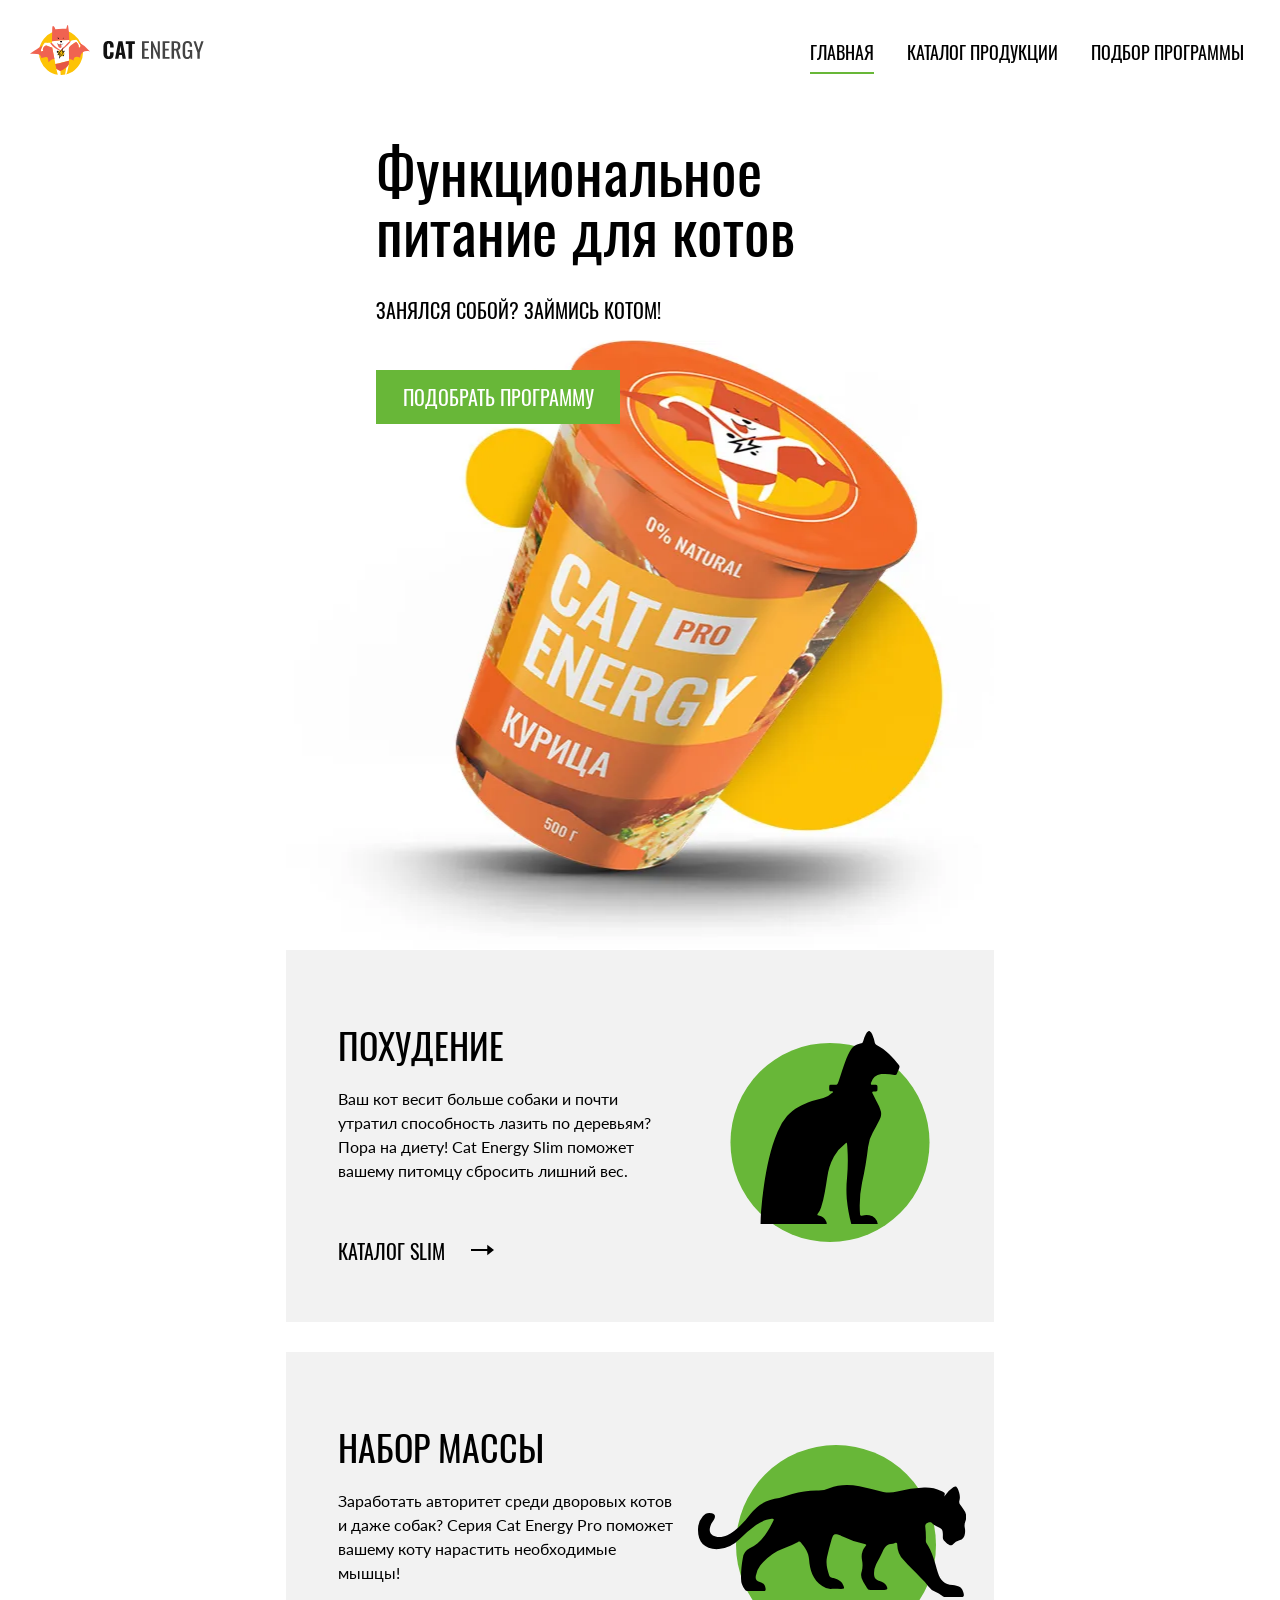
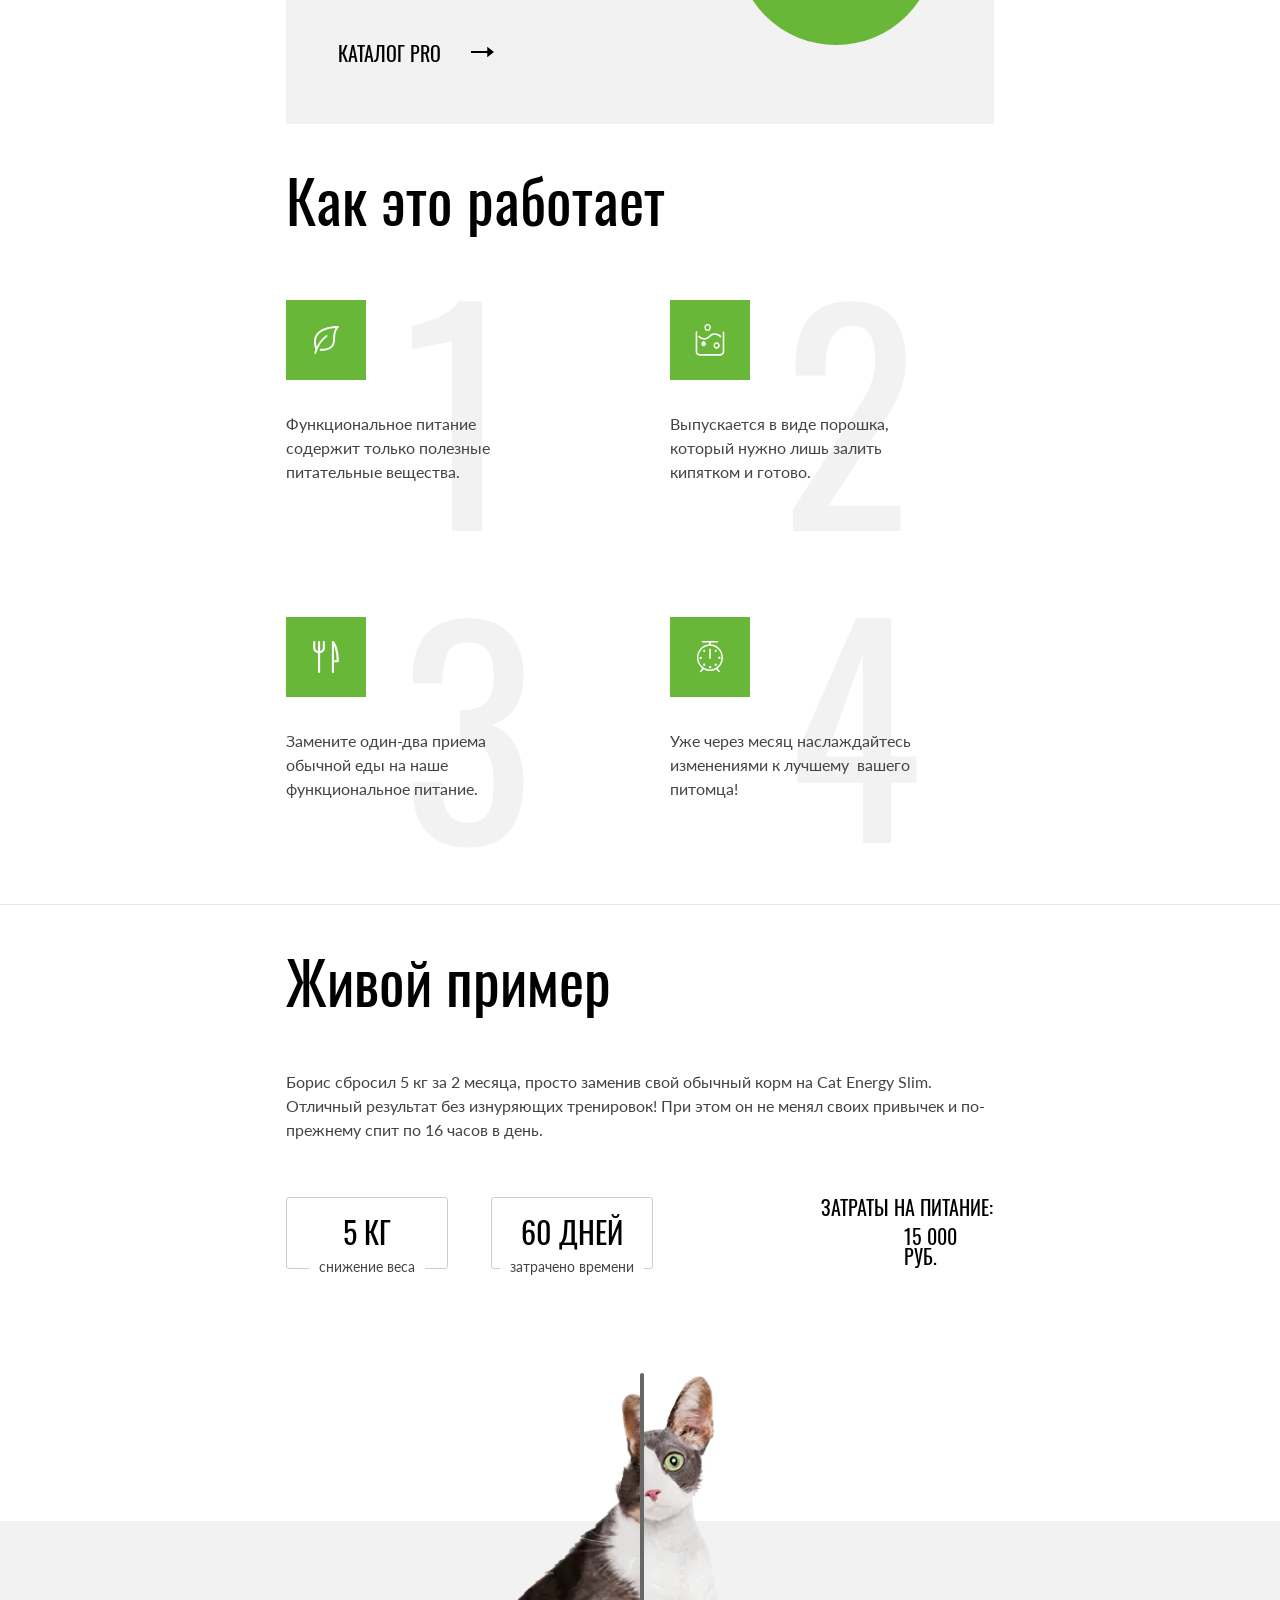
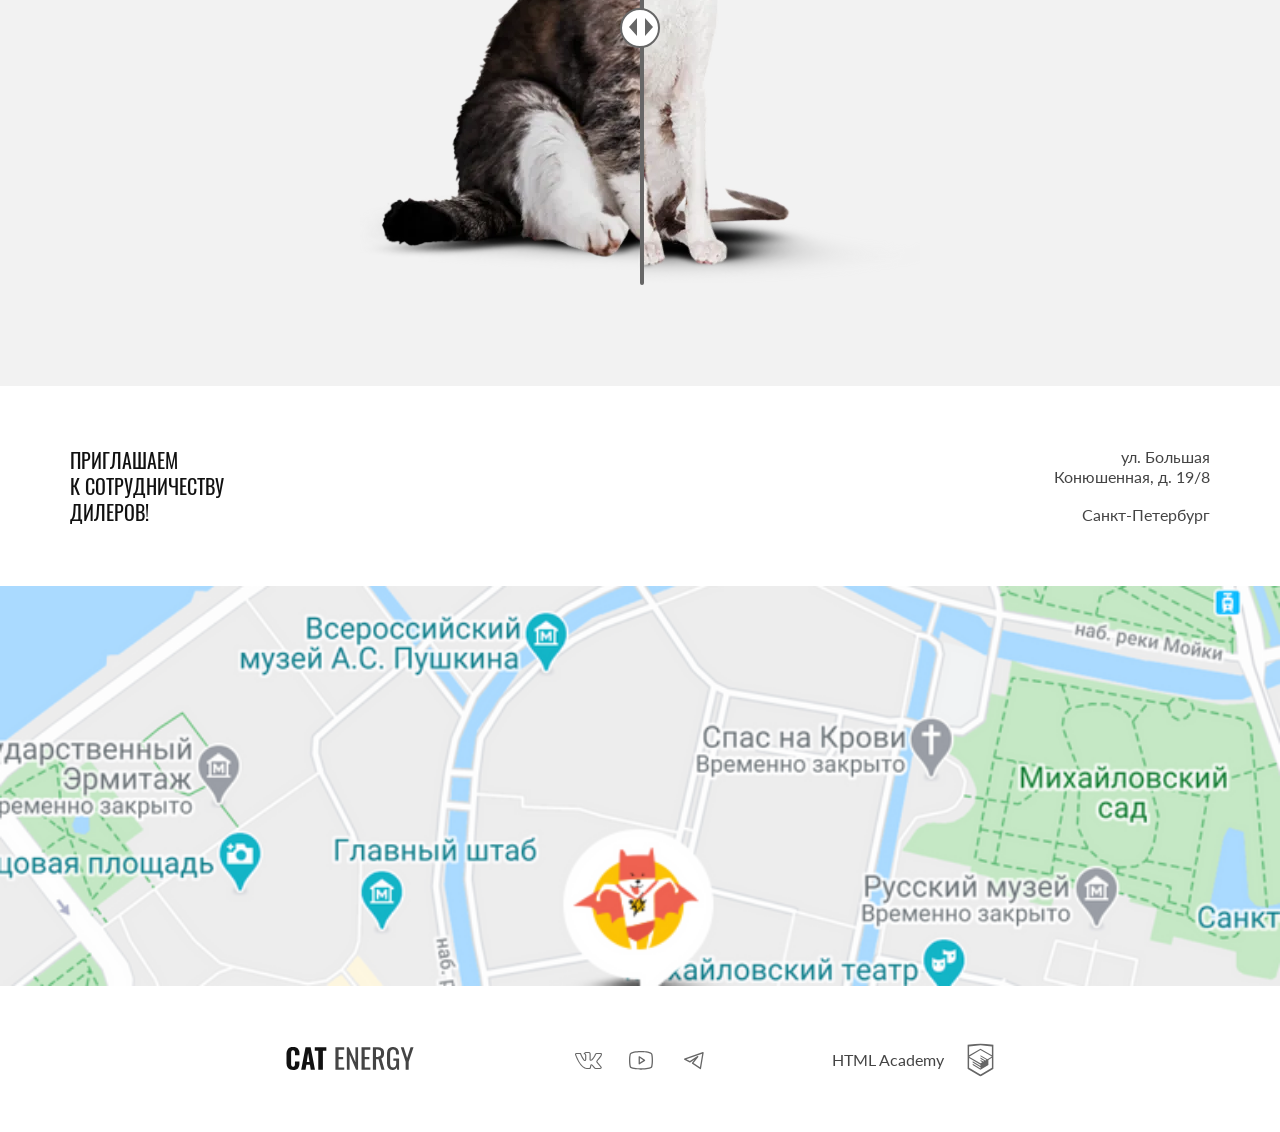
<file: index.html>
<!DOCTYPE html><html class="page" lang="ru"><head><meta charset="UTF-8"><title>Cat Energy</title><meta name="viewport" content="width=device-width,initial-scale=1"><link rel="preload" href="../source/fonts/lato/Lato-Regular.woff2" as="font" crossorigin="anonymous"><link rel="preload" href="../source/fonts/oswald/oswaldregular.woff2" as="font" crossorigin="anonymous"><link rel="stylesheet" href="styles/styles.css"><link rel="icon" href="favicon.ico"><link rel="icon" href="favicons/icon.svg" type="image/svg+xml"><link rel="apple-touch-icon" href="favicons/180.png"><link rel="manifest" href="manifest.webmanifest"><script src="scripts/index.js" defer="defer"></script></head><body class="page__body"><header class="main-header"><div class="main-header__wrapper"><nav class="main-nav"><div class="main-nav__logo-wrapper"><a class="main-nav__logo" href="index.html"><picture><source media="(min-width: 1440px)" srcset="images/logo-desktop.svg" type="image/svg+xml" width="70" height="59"><source media="(min-width: 768px)" srcset="images/logo-tablet.svg" type="image/svg+xml" width="60" height="50"><img class="main-nav__logo-image" src="images/logo-mobile.svg" width="33" height="38" alt="Логотип изображение кота"></picture><picture><source media="(min-width: 1440px)" width="118" height="21" type="image/svg+xml" srcset="images/logo-text.svg"><img class="main-nav__logo-text" src="images/logo-text.svg" width="101" height="18" alt="Cat Energy"></picture></a><button class="main-nav__toggle main-nav__toggle--opened" type="button"><span class="visually-hidden">Открыть меню</span></button> <button class="main-nav__toggle-close" type="button"><span class="visually-hidden">Закрыть меню</span></button></div><ul class="main-nav__list"><li class="main-nav__list-item main-nav__list-item--active"><a class="main-nav__list-link" href="index.html">Главная</a></li><li class="main-nav__list-item"><a class="main-nav__list-link" href="catalog.html">Каталог продукции</a></li><li class="main-nav__list-item"><a class="main-nav__list-link" href="#">Подбор программы</a></li></ul></nav></div></header><main class="main-container"><section class="hero-block"><div class="hero-block__wrapper"><h1 class="hero-block__title">Функциональное питание для котов</h1><p class="hero-block__description">Занялся собой? Займись котом!</p><picture><source width="552" height="499" type="image/webp" media="(min-width: 1440px)" srcset="images/hero-jar-desktop@1x.webp, images/hero-jar-desktop@2x.webp 2x"><source width="709" height="609" type="image/webp" media="(min-width: 768px)" srcset="images/hero-jar-tablet@1x.webp, images/hero-jar-tablet@2x.webp 2x"><source type="image/webp" srcset="images/hero-jar-mobile@1x.webp, images/hero-jar-mobile@2x.webp 2x"><source width="552" height="499" type="image/png" media="(min-width: 1440px)" srcset="images/hero-jar-desktop@2x.png, images/hero-jar-desktop@2x.png 2x"><source width="709" height="609" type="image/png" media="(min-width: 768px)" srcset="images/hero-jar-tablet@1x.png, images/hero-jar-tablet@2x.png 2x"><img class="hero-block__jar-img" src="images/hero-jar-mobile@1x.png" srcset="images/hero-jar-mobile@2x.png 2x" width="280" height="270" alt="Банка с кормом Кэт Энерджи"></picture><a class="hero-block__button" href="#">Подобрать программу</a></div></section><section class="recommendation-catalog"><div class="recommendation-catalog__wrapper"><h2 class="visually-hidden">Предложения из каталога</h2><ul class="recommendation-catalog__list"><li class="recommendation-catalog__list-item"><h3 class="recommendation-catalog__title recommendation-catalog__title--slim">Похудение</h3><p class="recommendation-catalog__description">Ваш кот весит больше собаки и почти утратил способность лазить по деревьям? Пора на диету! Cat Energy Slim поможет вашему питомцу сбросить лишний вес.</p><a class="recommendation-catalog__link" href="catalog.html">Каталог Slim</a></li><li class="recommendation-catalog__list-item"><h3 class="recommendation-catalog__title recommendation-catalog__title--pro">Набор массы</h3><p class="recommendation-catalog__description">Заработать авторитет среди дворовых котов и даже собак? Серия Cat Energy Pro поможет вашему коту нарастить необходимые мышцы!</p><a class="recommendation-catalog__link" href="catalog.html">Каталог Pro</a></li></ul></div></section><section class="about-work"><div class="about-work__wrapper"><h2 class="about-work__title title">Как это работает</h2><ul class="about-work__list"><li class="about-work__list-item about-work__list-item--leaf"><p class="about-work__description about-work__description--leaf">Функциональное питание содержит только полезные питательные&nbsp;вещества.</p></li><li class="about-work__list-item about-work__list-item--powder"><p class="about-work__description about-work__description--powder">Выпускается в виде порошка, который нужно лишь залить кипятком и готово.</p></li><li class="about-work__list-item about-work__list-item--eat"><p class="about-work__description about-work__description--eat">Замените один-два приема обычной еды на наше функциональное питание.</p></li><li class="about-work__list-item about-work__list-item--time"><p class="about-work__description about-work__description--time">Уже через месяц наслаждайтесь изменениями к лучшему&nbsp; вашего питомца!</p></li></ul></div></section><section class="example"><div class="example__centering-wrapper"><div class="example__wrapper"><h2 class="example__title title">Живой пример</h2><p class="example__description">Борис сбросил 5 кг за 2 месяца, просто заменив свой обычный корм на Cat Energy Slim. Отличный результат без&nbsp;изнуряющих тренировок! При этом он не менял своих привычек и по-прежнему спит по 16 часов в день.</p><div class="example__information"><div class="example__number"><p class="example__number-text example__number-text--weight"><span class="example__number-title">5 кг</span> <span class="example__number-description">снижение веса</span></p><p class="example__number-text example__number-text--days"><span class="example__number-title">60 дней</span> <span class="example__number-description">затрачено времени</span></p></div><div class="example__number-money"><p class="example__money-title">Затраты на питание:</p><p class="example__money-description">15 000 руб.</p></div></div></div><div class="example__img-wrapper"><picture><source width="560" height="512" type="image/webp" media="(min-width: 768px)" srcset="images/cat-slider-tablet@1x.webp, images/cat-slider-mobile@2x.webp 2x"><source type="image/webp" srcset="images/cat-slider-mobile@1x.webp, images/cat-slider-mobile@2x.webp 2x"><source width="560" height="512" type="image/png" media="(min-width: 768px)" srcset="images/cat-slider-tablet@1x.png, images/cat-slider-tablet@2x.png 2x"><img class="example__img-slider example__img-slider--after" src="images/cat-slider-mobile@1x.png" srcset="images/cat-slider-mobile@2x.png 2x" width="280" height="256" alt="Худенький котик"></picture><button class="example__slider-button" type="button"><span class="visually-hidden">Кнопка слайдера</span></button></div></div></section><section class="address"><div class="address__wrapper"><div class="address__wrapper-text"><h2 class="visually-hidden">Адрес</h2><p class="address__title">Приглашаем к&nbsp;сотрудничеству дилеров!</p><address class="address__text"><p class="address__text-street">ул. Большая Конюшенная, д. 19/8</p><p class="address__text-city">Санкт-Петербург</p></address></div></div><div class="address__map"><script async src="https://api-maps.yandex.ru/services/constructor/1.0/js/?um=constructor%3Aeb95169d0875b9a592414c2d9ed139062ed1d81b51e6aa3d5452f0941bdab761&amp;lang=ru_RU&amp;scroll=true"></script></div></section></main><footer class="main-footer"><div class="main-footer__wrapper"><a class="main-footer__logo" href="#"><img class="main-footer__logo-img" src="images/logo-text.svg" width="128" height="24" alt="Логотип Cat Energy"></a><ul class="main-footer__social-list"><li class="main-footer__social-item"><a class="main-footer__social-link main-footer__social-link--vkontakte" href="#"><span class="visually-hidden">Вконтакте</span></a></li><li class="main-footer__social-item"><a class="main-footer__social-link main-footer__social-link--youtube" href="#"><span class="visually-hidden">Ютуб</span></a></li><li class="main-footer__social-item"><a class="main-footer__social-link main-footer__social-link--telegram" href="#"><span class="visually-hidden">Телеграм</span></a></li></ul><div class="main-footer__html-logo-wrapper"><a class="main-footer__html-logo" href="https://htmlacademy.ru/intensive/adaptive"><p class="main-footer__html-text">HTML Academy</p></a><a class="main-footer__html-img" href="https://htmlacademy.ru/intensive/adaptive"><p class="visually-hidden">Логотип HTML Academy</p></a></div></div></footer><script src="scripts/index.js"></script></body></html>
</file>
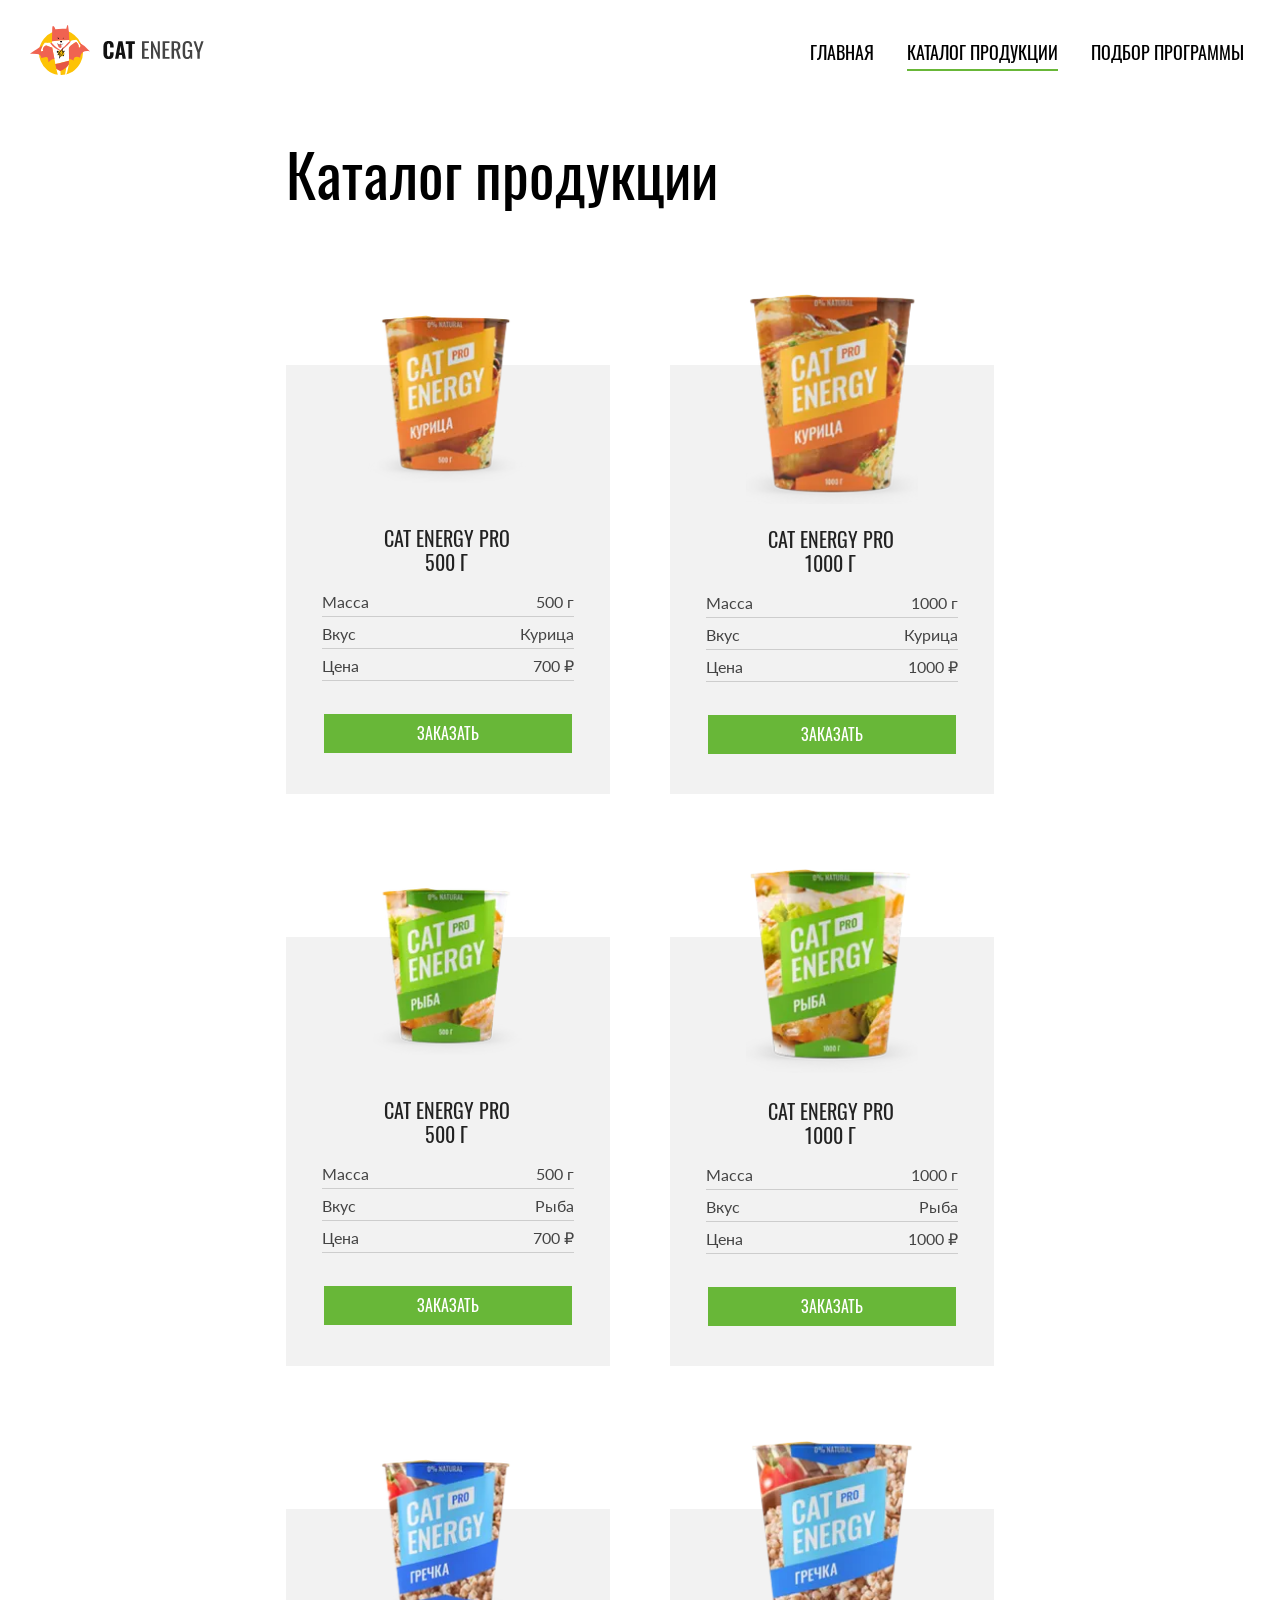
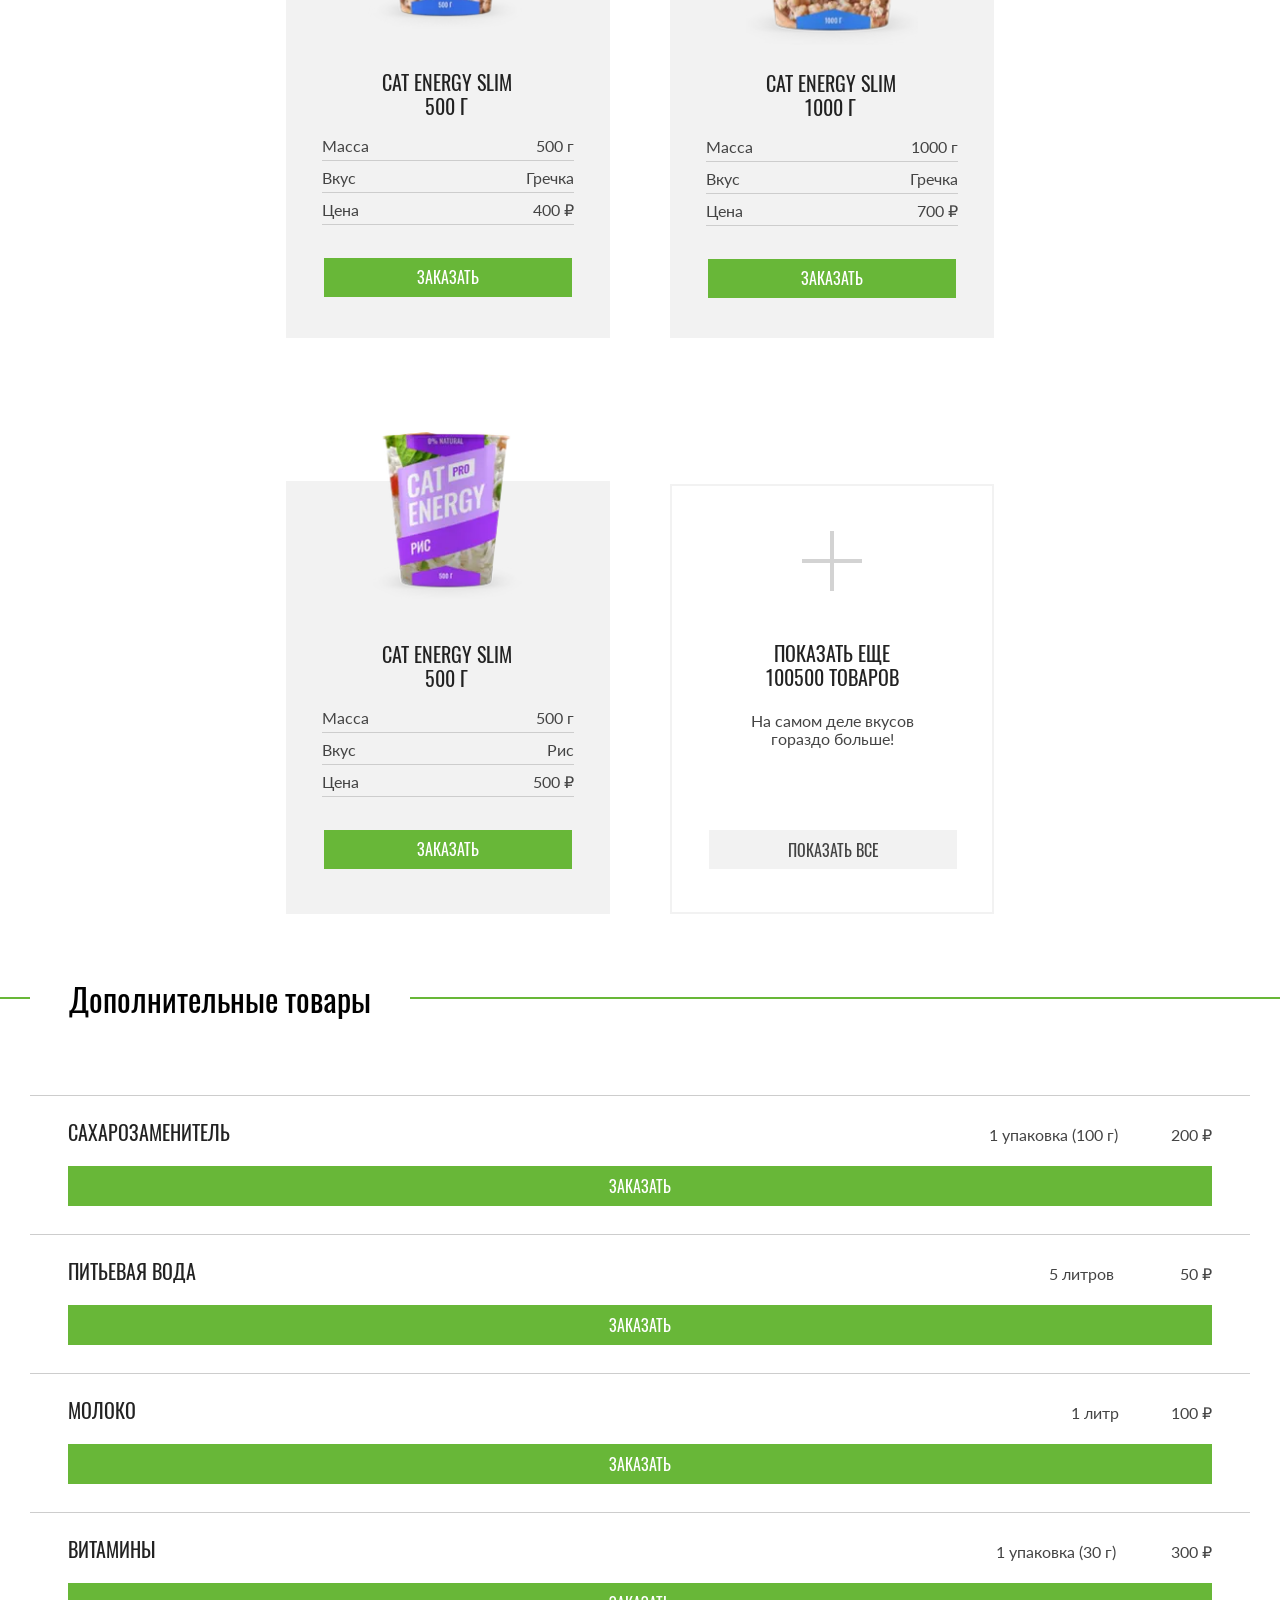
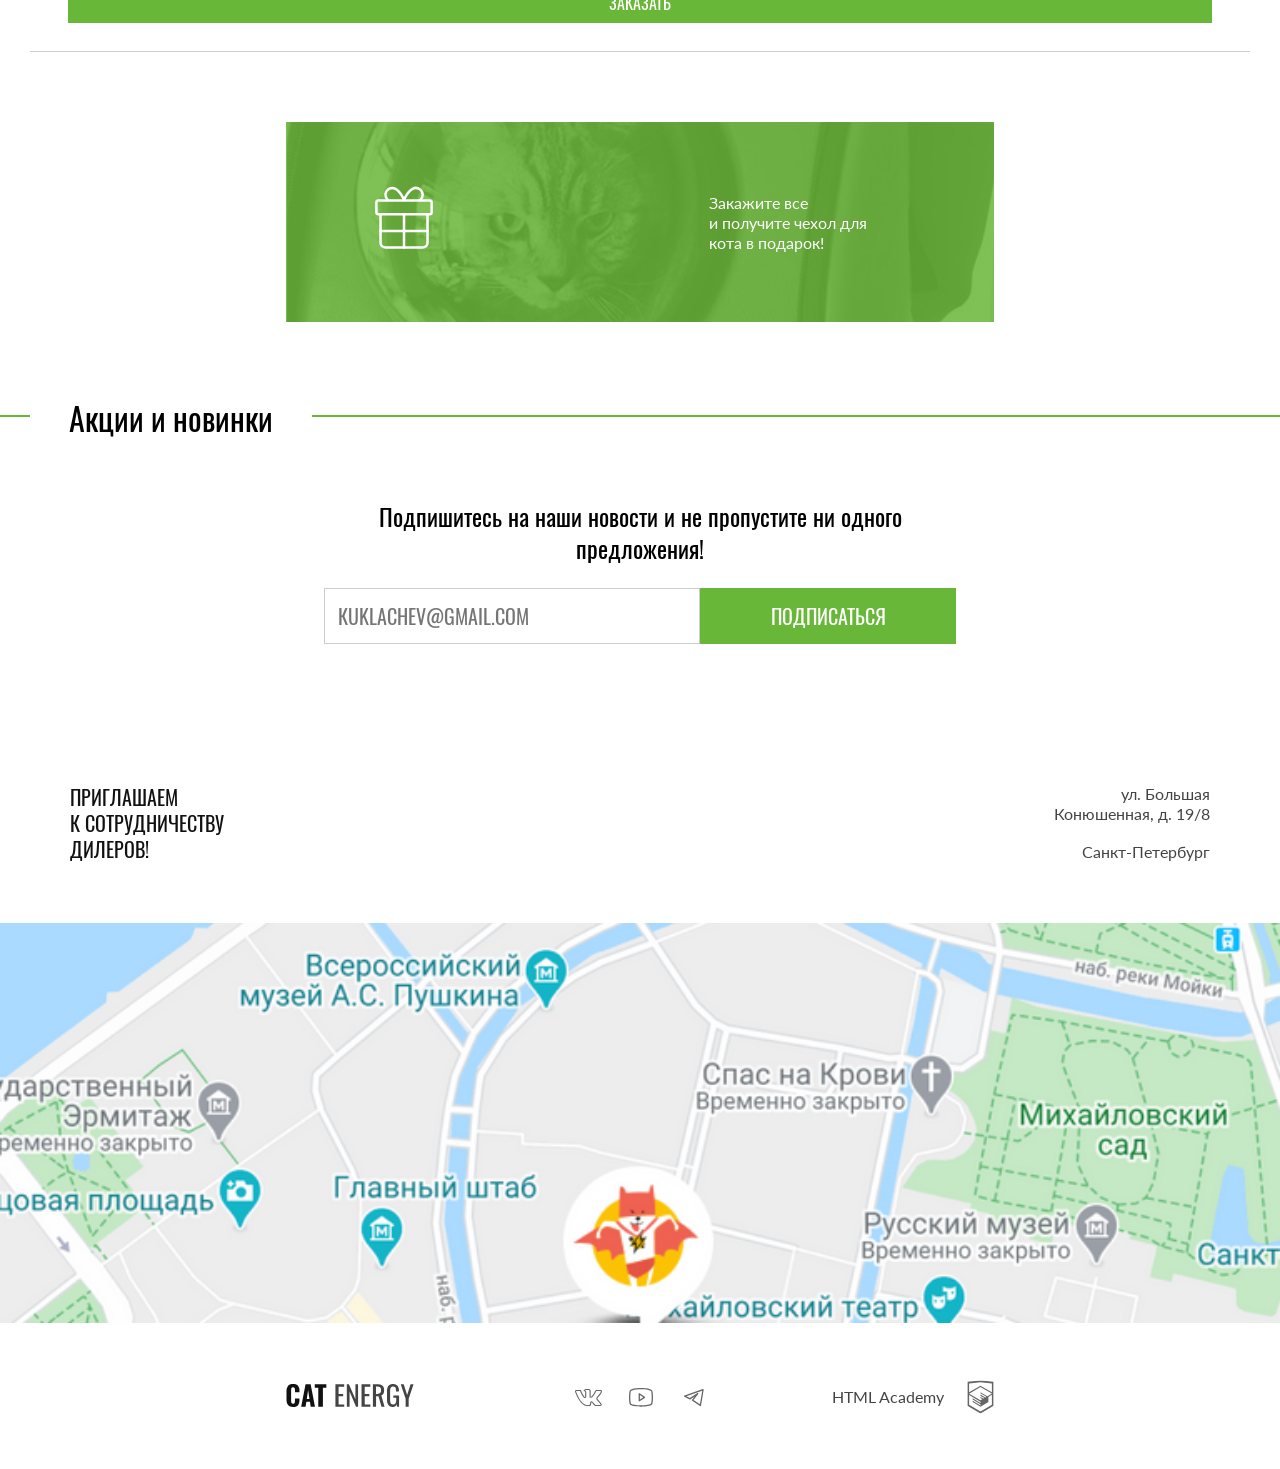
<file: catalog.html>
<!DOCTYPE html><html class="page" lang="ru"><head><meta charset="UTF-8"><title>Cat Energy</title><meta name="viewport" content="width=device-width,initial-scale=1"><link rel="preload" href="../source/fonts/lato/Lato-Regular.woff2" as="font" crossorigin="anonymous"><link rel="preload" href="../source/fonts/oswald/oswaldregular.woff2" as="font" crossorigin="anonymous"><link rel="stylesheet" href="styles/styles.css"><link rel="icon" href="favicon.ico"><link rel="icon" href="favicons/icon.svg" type="image/svg+xml"><link rel="apple-touch-icon" href="favicons/180.png"><link rel="manifest" href="manifest.webmanifest"><script src="scripts/index.js" defer="defer"></script></head><body class="page__body"><header class="main-header main-header--catalog"><div class="main-header__wrapper"><nav class="main-nav"><div class="main-nav__logo-wrapper"><a class="main-nav__logo" href="index.html"><picture><source media="(min-width: 1440px)" srcset="images/logo-desktop.svg" type="image/svg+xml" width="70" height="59"><source media="(min-width: 768px)" srcset="images/logo-tablet.svg" type="image/svg+xml" width="60" height="50"><img class="main-nav__logo-image" src="images/logo-mobile.svg" width="33" height="38" alt="Логотип изображение кота"></picture><picture><source media="(min-width: 1440px)" width="118" height="21" type="image/svg+xml" srcset="images/logo-text.svg"><img class="main-nav__logo-text" src="images/logo-text.svg" width="101" height="18" alt="Cat Energy"></picture></a><button class="main-nav__toggle main-nav__toggle--opened" type="button"><span class="visually-hidden">Открыть меню</span></button> <button class="main-nav__toggle-close" type="button"><span class="visually-hidden">Закрыть меню</span></button></div><ul class="main-nav__list main-nav__list--catalog"><li class="main-nav__list-item"><a class="main-nav__list-link main-nav__list-link--catalog" href="index.html">Главная</a></li><li class="main-nav__list-item main-nav__list-item--active"><a class="main-nav__list-link main-nav__list-link--catalog" href="catalog.html">Каталог продукции</a></li><li class="main-nav__list-item"><a class="main-nav__list-link main-nav__list-link--catalog" href="#">Подбор программы</a></li></ul></nav></div></header><main class="catalog-container"><section class="catalog-cards"><div class="catalog-cards__wrapper"><h1 class="catalog-cards__title title">Каталог продукции</h1><ul class="catalog-cards__list"><li class="catalog-cards__item card"><a class="card__img-link" href="404.html"><picture><source width="161" height="172" type="image/webp" media="(min-width: 768px)" srcset="images/small-chiken-tablet@1x.webp, images/small-chiken-tablet@2x.webp 2x"><source type="image/webp" srcset="images/small-chiken-mobile@1x.webp, images/small-chiken-mobile@2x.webp 2x"><source width="161" height="172" type="image/png" media="(min-width: 768px)" srcset="images/small-chiken-tablet@1x.png, images/small-chiken-tablet@2x.png 2x"><img class="card__img-small" src="images/small-chiken-mobile@1x.png" srcset="images/small-chiken-mobile@2x.png 2x" width="68" height="86" alt="Банка корма с курицей 500г"></picture></a><div class="card__wrapper"><a class="card__title-link" href="404.html"><h3 class="card__title">Cat Energy PRO <span>500 г</span></h3></a><ul class="card__list"><li class="card__item"><p class="card__definition">Масса</p><p class="card__value">500 г</p></li><li class="card__item"><p class="card__definition">Вкус</p><p class="card__value">Курица</p></li><li class="card__item"><p class="card__definition">Цена</p><p class="card__value">700 ₽</p></li></ul></div><a class="card__button" href="#">Заказать</a></li><li class="catalog-cards__item card"><a class="card__img-link" href="404.html"><picture><source width="172" height="196" type="image/webp" media="(min-width: 1440px)" srcset="images/big-chiken-desktop@1x.webp, images/big-chiken-desktop@2x.webp 2x"><source width="168" height="206" type="image/webp" media="(min-width: 768px)" srcset="images/big-chiken-tablet@1x.webp, images/big-chiken-tablet@2x.webp 2x"><source type="image/webp" srcset="images/big-chiken-mobile@1x.webp, images/big-chiken-mobile@2x.webp 2x"><source width="172" height="196" type="image/png" media="(min-width: 1440px)" srcset="images/big-chiken-desktop@1x.png, images/big-chiken-desktop@2x.png 2x"><source width="168" height="206" type="image/png" media="(min-width: 768px)" srcset="images/big-chiken-tablet@1x.png, images/big-chiken-tablet@2x.png 2x"><img class="card__img-big" src="images/big-chiken-mobile@1x.png" srcset="images/big-chiken-mobile@2x.png 2x" width="84" height="100" alt="Банка корма с курицей 1000г"></picture></a><div class="card__wrapper"><a class="card__title-link" href="404.html"><h3 class="card__title">Cat Energy PRO 1000 г</h3></a><ul class="card__list"><li class="card__item"><p class="card__definition">Масса</p><p class="card__value">1000 г</p></li><li class="card__item"><p class="card__definition">Вкус</p><p class="card__value">Курица</p></li><li class="card__item"><p class="card__definition">Цена</p><p class="card__value">1000 ₽</p></li></ul></div><a class="card__button" href="#">Заказать</a></li><li class="catalog-cards__item card"><a class="card__img-link" href="404.html"><picture><source width="163" height="174" type="image/webp" media="(min-width: 768px)" srcset="images/small-fish-tablet@1x.webp, images/small-fish-tablet@2x.webp 2x"><source type="image/webp" srcset="images/small-fish-mobile@1x.webp, images/small-fish-mobile@2x.webp 2x"><source width="163" height="174" type="image/png" media="(min-width: 768px)" srcset="images/small-fish-tablet@1x.png, images/small-fish-tablet@2x.png 2x"><img class="card__img-small" src="images/small-fish-mobile@1x.png" srcset="images/small-fish-mobile@2x.png 2x" width="68" height="78" alt="Банка корма с рыбой 500г"></picture></a><div class="card__wrapper"><a class="card__title-link" href="404.html"><h3 class="card__title">Cat Energy PRO 500 г</h3></a><ul class="card__list"><li class="card__item"><p class="card__definition">Масса</p><p class="card__value">500 г</p></li><li class="card__item"><p class="card__definition">Вкус</p><p class="card__value">Рыба</p></li><li class="card__item"><p class="card__definition">Цена</p><p class="card__value">700 ₽</p></li></ul></div><a class="card__button" href="#">Заказать</a></li><li class="catalog-cards__item card"><a class="card__img-link" href="404.html"><picture><source width="172" height="196" type="image/webp" media="(min-width: 1440px)" srcset="images/big-fish-desktop@1x.webp, images/big-fish-desktop@2x.webp 2x"><source width="168" height="200" type="image/webp" media="(min-width: 768px)" srcset="images/big-fish-tablet@1x.webp, images/big-fish-tablet@2x.webp 2x"><source type="image/webp" srcset="images/big-fish-mobile@1x.webp, images/big-fish-mobile@2x.webp 2x"><source width="172" height="196" type="image/png" media="(min-width: 1440px)" srcset="images/big-fish-desktop@1x.png, images/big-fish-desktop@2x.png 2x"><source width="168" height="200" type="image/png" media="(min-width: 768px)" srcset="images/big-fish-tablet@1x.png, images/big-fish-tablet@2x.png 2x"><img class="card__img-big" src="images/big-fish-mobile@1x.png" srcset="images/big-fish-mobile@2x.png 2x" width="84" height="100" alt="Банка корма с рыбой 1000г"></picture></a><div class="card__wrapper"><a class="card__title-link" href="404.html"><h3 class="card__title">Cat Energy PRO 1000 г</h3></a><ul class="card__list"><li class="card__item"><p class="card__definition">Масса</p><p class="card__value">1000 г</p></li><li class="card__item"><p class="card__definition">Вкус</p><p class="card__value">Рыба</p></li><li class="card__item"><p class="card__definition">Цена</p><p class="card__value">1000 ₽</p></li></ul></div><a class="card__button" href="#">Заказать</a></li><li class="catalog-cards__item card"><a class="card__img-link" href="404.html"><picture><source width="161" height="171" type="image/webp" media="(min-width: 768px)" srcset="images/small-buckwheat-tablet@1x.webp, images/small-buckwheat-tablet@2x.webp 2x"><source type="image/webp" srcset="images/small-buckwheat-mobile@1x.webp, images/small-buckwheat-mobile@2x.webp 2x"><source width="161" height="171" type="image/png" media="(min-width: 768px)" srcset="images/small-buckwheat-tablet@1x.png, images/small-buckwheat-tablet@2x.png 2x"><img class="card__img-small" src="images/small-buckwheat-mobile@1x.png" srcset="images/small-buckwheat-mobile@2x.png 2x" width="68" height="78" alt="Банка корма с гречкой 500г"></picture></a><div class="card__wrapper"><a class="card__title-link" href="404.html"><h3 class="card__title">Cat Energy slim 500 г</h3></a><ul class="card__list"><li class="card__item"><p class="card__definition">Масса</p><p class="card__value">500 г</p></li><li class="card__item"><p class="card__definition">Вкус</p><p class="card__value">Гречка</p></li><li class="card__item"><p class="card__definition">Цена</p><p class="card__value">400 ₽</p></li></ul></div><a class="card__button" href="#">Заказать</a></li><li class="catalog-cards__item card"><a class="card__img-link" href="404.html"><picture><source width="172" height="196" type="image/webp" media="(min-width: 1440px)" srcset="images/big-buckwheat-desktop@1x.webp, images/big-buckwheat-desktop@2x.webp 2x"><source width="168" height="200" type="image/webp" media="(min-width: 768px)" srcset="images/big-buckwheat-tablet@1x.webp, images/big-buckwheat-tablet@2x.webp 2x"><source type="image/webp" srcset="images/big-buckwheat-mobile@1x.webp, images/big-buckwheat-mobile@2x.webp 2x"><source width="172" height="196" type="image/png" media="(min-width: 1440px)" srcset="images/big-buckwheat-desktop@1x.png, images/big-buckwheat-desktop@2x.png 2x"><source width="168" height="200" type="image/png" media="(min-width: 768px)" srcset="images/big-buckwheat-tablet@1x.png, images/big-buckwheat-tablet@2x.png 2x"><img class="card__img-big" src="images/big-buckwheat-mobile@1x.png" srcset="images/big-buckwheat-mobile@2x.png 2x" width="84" height="100" alt="Банка корма с гречкой 1000г"></picture></a><div class="card__wrapper"><a class="card__title-link" href="404.html"><h3 class="card__title">Cat Energy slim 1000 г</h3></a><ul class="card__list"><li class="card__item"><p class="card__definition">Масса</p><p class="card__value">1000 г</p></li><li class="card__item"><p class="card__definition">Вкус</p><p class="card__value">Гречка</p></li><li class="card__item"><p class="card__definition">Цена</p><p class="card__value">700 ₽</p></li></ul></div><a class="card__button" href="#">Заказать</a></li><li class="catalog-cards__item card"><a class="card__img-link" href="404.html"><picture><source width="161" height="171" type="image/webp" media="(min-width: 768px)" srcset="images/small-rice-tablet@1x.webp, images/small-rice-tablet@2x.webp 2x"><source type="image/webp" srcset="images/small-rice-mobile@1x.webp, images/small-rice-mobile@1x.webp 2x"><source width="161" height="171" type="image/png" media="(min-width: 768px)" srcset="images/small-rice-tablet@1x.png, images/small-rice-tablet@2x.png 2x"><img class="card__img-small" src="images/small-rice-mobile@1x.png" srcset="images/small-rice-mobile@2x.png 2x" width="68" height="78" alt="Банка корма с рисом 500г"></picture></a><div class="card__wrapper"><a class="card__title-link" href="404.html"><h3 class="card__title">Cat Energy slim 500 г</h3></a><ul class="card__list"><li class="card__item"><p class="card__definition">Масса</p><p class="card__value">500 г</p></li><li class="card__item"><p class="card__definition">Вкус</p><p class="card__value">Рис</p></li><li class="card__item"><p class="card__definition">Цена</p><p class="card__value">500 ₽</p></li></ul></div><a class="card__button" href="#">Заказать</a></li><li class="catalog-cards__item catalog-cards__item--more card"><h3 class="card__title card__title--more">Показать еще 100500&nbsp;товаров</h3><p class="card__text">На самом деле вкусов гораздо больше!</p><button class="card__button card__button--more" type="button">показать все</button></li></ul></div></section><section class="additionally"><div class="additionally__wrapper"><h2 class="additionally__title">Дополнительные товары</h2><div class="additionally__container"><ul class="additionally__list"><li class="additionally__item"><div class="additionally__item-wrapper"><h3 class="additionally__item-title">Сахарозаменитель</h3><div class="additionally__price-wrapper"><p class="additionally__item-mass">1 упаковка (100 г)</p><p class="additionally__item-price">200 ₽</p></div></div><a class="additionally__button" href="#">Заказать</a></li><li class="additionally__item"><div class="additionally__item-wrapper"><h3 class="additionally__item-title">Питьевая вода</h3><div class="additionally__price-wrapper additionally__price-wrapper--water"><p class="additionally__item-mass">5 литров</p><p class="additionally__item-price">50 ₽</p></div></div><a class="additionally__button" href="#">Заказать</a></li><li class="additionally__item"><div class="additionally__item-wrapper"><h3 class="additionally__item-title">Молоко</h3><div class="additionally__price-wrapper additionally__price-wrapper--milk"><p class="additionally__item-mass">1 литр</p><p class="additionally__item-price">100 ₽</p></div></div><a class="additionally__button" href="#">Заказать</a></li><li class="additionally__item"><div class="additionally__item-wrapper"><h3 class="additionally__item-title">Витамины</h3><div class="additionally__price-wrapper additionally__price-wrapper--vitamins"><p class="additionally__item-mass">1 упаковка (30 г)</p><p class="additionally__item-price">300 ₽</p></div></div><a class="additionally__button" href="#">Заказать</a></li></ul><div class="additionally__card"><div class="additionally__card-background"><p class="additionally__card-text">Закажите все и&nbsp;получите чехол для кота в подарок!</p></div></div></div></div></section><section class="subscrube"><div class="subscrube__wrapper"><h2 class="subscrube__title">Акции и новинки</h2><p class="subscrube__description">Подпишитесь на наши новости и не пропустите ни одного предложения!</p><form class="subscrube__form" action="#" method="post"><label class="visually-hidden" for="email">e-mail</label> <input class="subscrube__input" type="email" id="email" name="email" placeholder="кuklachev@gmail.com"> <button class="subscrube__button" type="submit">Подписаться</button></form></div></section><section class="address"><div class="address__wrapper"><div class="address__wrapper-text"><h2 class="visually-hidden">Адрес</h2><p class="address__title">Приглашаем к&nbsp;сотрудничеству дилеров!</p><address class="address__text"><p class="address__text-street">ул. Большая Конюшенная, д. 19/8</p><p class="address__text-city">Санкт-Петербург</p></address></div></div><div class="address__map"><script async src="https://api-maps.yandex.ru/services/constructor/1.0/js/?um=constructor%3Aeb95169d0875b9a592414c2d9ed139062ed1d81b51e6aa3d5452f0941bdab761&amp;lang=ru_RU&amp;scroll=true"></script></div></section></main><footer class="main-footer"><div class="main-footer__wrapper"><a class="main-footer__logo" href="#"><img class="main-footer__logo-img" src="images/logo-text.svg" width="128" height="24" alt="Логотип Cat Energy"></a><ul class="main-footer__social-list"><li class="main-footer__social-item"><a class="main-footer__social-link main-footer__social-link--vkontakte" href="#"><span class="visually-hidden">Вконтакте</span></a></li><li class="main-footer__social-item"><a class="main-footer__social-link main-footer__social-link--youtube" href="#"><span class="visually-hidden">Ютуб</span></a></li><li class="main-footer__social-item"><a class="main-footer__social-link main-footer__social-link--telegram" href="#"><span class="visually-hidden">Телеграм</span></a></li></ul><div class="main-footer__html-logo-wrapper"><a class="main-footer__html-logo" href="https://htmlacademy.ru/intensive/adaptive"><p class="main-footer__html-text">HTML Academy</p></a><a class="main-footer__html-img" href="https://htmlacademy.ru/intensive/adaptive"><p class="visually-hidden">Логотип HTML Academy</p></a></div></div></footer></body></html>
</file>
<file: styles/styles.css>
@font-face{font-family:Lato;font-weight:400;font-style:normal;src:url(../fonts/lato/Lato-Regular.woff2)format("woff2");font-display:swap}@font-face{font-family:Oswald;font-weight:400;font-style:normal;src:url(../fonts/oswald/oswaldregular.woff2)format("woff2");font-display:swap}*,:before,:after{box-sizing:border-box}body{margin:0;padding:0;font-family:Lato,Arial,sans-serif}img{object-fit:contain;max-width:100%;height:auto}.visually-hidden{white-space:nowrap;-webkit-clip-path:inset(100%);clip-path:inset(100%);clip:rect(0 0 0 0);border:0;width:1px;height:1px;margin:-1px;padding:0;position:absolute;overflow:hidden}.page{background-color:#fff;height:100%}.page__body{flex-direction:column;justify-content:space-between;min-height:100vh;margin:0 auto;display:flex}.main-header{min-height:39px}@media (width<=767px){.main-header--catalog{border-bottom:1px solid #d9d9d9}}.main-header--catalog:after,.main-header--catalog:before{display:none}@media (width>=1440px){.main-header{width:100%;margin:0 auto;padding:55px 110px 0;position:relative}.main-header:after,.main-header:before{content:"";z-index:-1;background-color:#69b738d9;width:50%;height:694px;position:absolute;top:0;right:0}.main-header:before{z-index:-1;background-color:#69b738d9}.main-header:after{z-index:-2;background-image:-webkit-image-set(url(../images/index-background-desktop@1x.jpg) 1x,url(../images/index-background-desktop@2x.jpg) 2x);background-image:image-set("../images/index-background-desktop@1x.jpg" 1x,"../images/index-background-desktop@2x.jpg" 2x);background-position:50%;background-repeat:no-repeat;background-size:cover;top:0}}.main-header__wrapper{margin:0}@media (width>=768px){.main-header__wrapper{margin:25px 30px 0}}@media (width>=1440px){.main-header__wrapper{margin:0}}.main-nav{flex-direction:column;justify-content:space-between;min-width:279px;margin:0 auto;display:flex;position:relative}@media (width>=768px){.main-nav{flex-direction:row;align-items:center;min-width:704px}}@media (width>=1440px){.main-nav{width:1220px}}.main-nav__list{margin:0;padding:0;list-style:none}@media (width<=767px){.main-nav__list{z-index:2;background-color:#fff;width:100%;position:absolute;top:100%;left:0;right:0}}.main-nav__list-link{color:#000;text-transform:uppercase;width:100%;font-family:Oswald,Arial,sans-serif;font-size:20px;line-height:20px;text-decoration:none}@media (width>=768px){.main-nav__list-link{font-size:18px;line-height:24px}}@media (width>=1440px){.main-nav__list-link{font-size:20px;line-height:20px}}@media (width>=768px){.main-nav__list-link:hover{opacity:.6}.main-nav__list-link:focus{opacity:.3}}@media (width>=1440px){.main-nav__list-link{color:#fff}.main-nav__list-link--catalog{color:#000}}.main-nav__toggle{z-index:2;cursor:pointer;background-color:#0000;background-image:url(../icons/stack.svg#open-mobile);background-repeat:no-repeat;border:none;align-items:center;width:24px;height:24px;display:block;position:absolute;top:20px;right:20px}.main-nav__toggle--opened{display:none}.main-nav__toggle-close{z-index:2;cursor:pointer;background-color:#0000;background-image:url(../icons/stack.svg#close-menu);background-repeat:no-repeat;border:none;align-items:center;width:24px;height:24px;display:block;position:absolute;top:23px;right:20px}.main-nav__toggle-close--closed,.main-nav__list--nojs{display:none}@media (width>=768px){.main-nav__list{flex-wrap:wrap;gap:33px;width:440px;display:flex}.main-nav__toggle,.main-nav__toggle-close{display:none}}@media (width>=1440px){.main-nav__list{gap:32px;width:475px;padding-top:10px}}@media (width>=768px){.main-nav__list-item--active{height:24px}.main-nav__list-item--active:after{content:"";background-color:#68b738;width:100%;height:2px;display:inline-block;position:absolute;bottom:-10px;left:0}}@media (width>=1440px){.main-nav__list-item--active{height:30px}.main-nav__list-item--active:after{background-color:#fff;bottom:-3px}}.main-nav__list-item{text-align:center;border-top:1px solid #e6e6e6;padding:22px 0 20px;position:relative}@media (width>=768px){.main-nav__list-item{border:none;padding:0}}.main-nav__logo{align-items:center;display:flex}@media (width>=1440px){.main-nav__logo:hover{opacity:.8}.main-nav__logo:active{opacity:.6}}@media (width<=767px){.main-nav__logo-wrapper{margin:13px 20px 10px}}.main-nav__logo-text{margin-left:56px}@media (width>=768px){.main-nav__logo-text{margin-left:13px}}@media (width>=1440px){.main-nav__logo-text{margin-left:14px}}@media (width>=768px){.main-nav__list--catalog .main-nav__list-item--active:after{content:"";background-color:#68b738;width:100%;height:2px;display:inline-block;position:absolute;bottom:-7px;left:0}}@media (width>=1440px){.main-nav__list--catalog .main-nav__list-item--active:after{bottom:-3px}}.main-container{flex-direction:column;flex-grow:1;min-height:100%;display:flex}@media (width<=767px){.hero-block{position:relative}.hero-block:after,.hero-block:before{content:"";z-index:-1;background-color:#69b738d9;width:100%;height:302px;position:absolute;top:0;left:0;right:0}.hero-block:after{z-index:-2;background-image:-webkit-image-set(url(../images/index-background-mobile@1x.jpg) 1x,url(../images/index-background-mobile@2x.jpg) 2x);background-image:image-set("../images/index-background-mobile@1x.jpg" 1x,"../images/index-background-mobile@2x.jpg" 2x);background-position:50%;background-repeat:no-repeat;background-size:cover;top:0}}.hero-block__wrapper{margin:0 20px;position:relative}@media (width>=768px) and (width<=1440px){.hero-block__wrapper{width:708px;min-height:810px;margin:0 auto}}@media (width>=1440px){.hero-block__wrapper{width:1220px;min-height:609px;margin:0 auto;padding-top:107px}}.hero-block__title{color:#fff;text-align:center;margin:0 0 25px;padding-top:27px;font-family:Oswald,Arial,sans-serif;font-size:36px;font-weight:400;line-height:36px}@media (width>=768px){.hero-block__title{color:#000;text-align:left;width:420px;margin:62px 0 40px 90px;padding:0;font-size:60px;line-height:60px}}@media (width>=1440px){.hero-block__title{width:416px;margin:0 0 40px 80px}}.hero-block__description{color:#fff;text-transform:uppercase;text-align:center;margin:0 0 29px;font-family:Oswald,Arial,sans-serif;font-size:14px;font-weight:400;line-height:14px}@media (width>=768px){.hero-block__description{color:#000;text-align:left;margin:0 0 0 90px;font-size:20px;line-height:20px}}@media (width>=1440px){.hero-block__description{margin-left:80px}}.hero-block__button{color:#fff;text-transform:uppercase;text-align:center;background-color:#68b738;width:280px;min-height:40px;margin:0 auto;padding:10px 0;font-family:Oswald,Arial,sans-serif;font-size:16px;font-weight:400;line-height:20px;text-decoration:none;display:block}.hero-block__button:hover{background-color:#5eaa2f}.hero-block__button:active{color:#ffffff4d}@media (width>=768px){.hero-block__button{width:244px;margin:50px 0 0 90px;padding:14px 0;font-size:20px;line-height:26px}}@media (width>=1440px){.hero-block__button{margin:52px 0 0 80px}}.hero-block__jar-img{width:280px;height:270px;margin:0 auto 3px;display:block}@media (width>=768px){.hero-block__jar-img{z-index:-1;width:709px;height:609px;display:block;position:absolute;top:200px}}@media (width>=1440px){.hero-block__jar-img{width:552px;height:499px;display:block;position:absolute;top:26px;left:448px}}.recommendation-catalog__wrapper{margin:20px auto;padding:0 20px}@media (width>=768px){.recommendation-catalog__wrapper{margin:0 auto 45px;padding:0 30px}}@media (width>=1440px){.recommendation-catalog__wrapper{width:1220px;margin:30px auto 71px;padding:0}}.recommendation-catalog__list{margin:0;padding:0;list-style:none}@media (width>=768px) and (width<=1440px){.recommendation-catalog__list{width:708px;margin:0 auto}}@media (width>=1440px){.recommendation-catalog__list{grid-template-columns:1fr 1fr;column-gap:80px;width:1220px;display:grid}}.recommendation-catalog__title{text-transform:uppercase;color:#000;margin:0 0 30px 70px;font-family:Oswald,Arial,sans-serif;font-size:24px;font-weight:400;line-height:37px;position:relative}@media (width>=768px){.recommendation-catalog__title{margin:0 0 24px;font-size:36px;line-height:36px}}@media (width>=1440px){.recommendation-catalog__title{margin:0 0 73px 162px}}.recommendation-catalog__title:before{content:"";background-image:url(../icons/stack.svg#cat-slim);background-repeat:no-repeat;background-size:50px 53px;width:50px;height:53px;display:block;position:absolute;top:-9px;left:-69px}@media (width>=768px){.recommendation-catalog__title:before{background-size:200px 211px;width:200px;height:211px;top:4px;left:392px}}@media (width>=1440px){.recommendation-catalog__title:before{background-size:100px 106px;width:100px;height:106px;top:-35px;left:-162px}}.recommendation-catalog__title--pro:before{background-image:url(../icons/stack.svg#cat-pro);background-size:67px 50px;width:67px;height:50px;top:-6px;left:-78px}@media (width>=768px){.recommendation-catalog__title--pro:before{background-size:268px 200px;width:268px;height:200px;top:16px;left:360px}}@media (width>=1440px){.recommendation-catalog__title--pro:before{background-size:134px 100px;width:134px;height:100px;top:-30px;left:-180px}}.recommendation-catalog__description{color:#000;margin:0 0 40px;font-family:Lato,Arial,sans-serif;font-size:14px;font-weight:400;line-height:18px}@media (width>=768px){.recommendation-catalog__description{max-width:340px;margin:0 0 60px;font-size:16px;line-height:24px}}@media (width>=1440px){.recommendation-catalog__description{min-width:457px;margin-bottom:35px}}.recommendation-catalog__link{text-transform:uppercase;color:#000;text-align:center;font-family:Oswald,Arial,sans-serif;font-size:16px;font-weight:400;line-height:16px;text-decoration:none;position:relative}@media (width>=768px){.recommendation-catalog__link{width:108px;font-size:20px}}.recommendation-catalog__link:after{content:"";background-color:#000;width:40px;height:12px;display:block;position:absolute;top:7px;left:98px;-webkit-mask-image:url(../icons/stack.svg#arrow);mask-image:url(../icons/stack.svg#arrow);-webkit-mask-position:-5px 100%;mask-position:-5px 100%;-webkit-mask-size:40px 12px;mask-size:40px 12px;-webkit-mask-repeat:no-repeat;mask-repeat:no-repeat}@media (width>=768px){.recommendation-catalog__link:after{top:8px;left:133px}}@media (width>=1440px){.recommendation-catalog__link:after{top:1px;left:133px}}.recommendation-catalog__link:active{opacity:.3}.recommendation-catalog__link:hover:after,.recommendation-catalog__link:active:after{-webkit-mask-position:0 100%;mask-position:0 100%}@media (width<=767px){.recommendation-catalog__link:before{content:"";background-color:#d9d9d9;width:240px;height:1px;position:absolute;top:-15px}}.recommendation-catalog__list-item{background-color:#f2f2f2;margin:0 0 20px;padding:30px 20px 20px}.recommendation-catalog__list-item:last-child{margin-bottom:0}@media (width>=768px){.recommendation-catalog__list-item{min-height:372px;margin:0 0 30px;padding:77px 0 53px 52px}}@media (width>=1440px){.recommendation-catalog__list-item{flex-direction:column;width:570px;margin:20px 0 0;padding:77px 77px 59px 52px;display:flex}}.about-work{margin:0 auto;padding:0 20px 49px}@media (width>=768px){.about-work{border-bottom:1px solid #e6e6e6;margin:0;padding:0 30px 9px}}@media (width>=1440px){.about-work{border:none;margin:0 auto;padding:0}}.about-work__list{margin:0;padding:0 0 0 80px;list-style:none}@media (width>=768px){.about-work__list{grid-template-columns:1fr 1fr;gap:37px 137px;padding:0 76px 37px 0;display:grid}}@media (width>=1440px){.about-work__list{grid-column-gap:77px;grid-template-columns:1fr 1fr 1fr 1fr;padding:0;display:grid}}.about-work__description{color:#444;margin:0;font-family:Lato,Arial,sans-serif;font-size:14px;font-weight:400;line-height:18px;position:relative}@media (width<=767px){.about-work__description{align-items:center;height:60px;display:flex}}@media (width>=768px){.about-work__description{width:242px;font-size:16px;line-height:24px}}@media (width>=1440px){.about-work__description--leaf{width:201px}}.about-work__description:before{content:"";background-color:#68b738;background-position:50%;background-repeat:no-repeat;width:60px;height:60px;display:block;position:absolute;left:-80px}@media (width>=768px){.about-work__description:before{background-size:80px 80px;width:80px;height:80px;top:-112px;left:0}}.about-work__description--leaf:before{background-image:url(../icons/stack.svg#leaf);background-size:30px 32px}.about-work__description--powder:before{background-image:url(../icons/stack.svg#powder);background-size:30px 32px}.about-work__description--eat:before{background-image:url(../icons/stack.svg#eat);background-size:30px 32px}.about-work__description--time:before{background-image:url(../icons/stack.svg#time);background-size:30px 32px}.about-work__title{color:#000;margin:0 0 40px;font-family:Oswald,Arial,sans-serif;font-size:36px;font-weight:400;line-height:40px}@media (width>=768px){.about-work__title{margin:0 0 32px;font-size:60px;line-height:60px}}.about-work__list-item{margin:0 0 20px;position:relative}.about-work__list-item:last-child{margin-bottom:0}@media (width>=768px){.about-work__list-item{min-height:280px;margin:0;padding-top:151px}.about-work__list-item--leaf{background-image:url(../icons/stack.svg#leaf-background);background-position:105px 40px;background-repeat:no-repeat;background-size:112px 230px;width:230px}.about-work__list-item--powder{background-image:url(../icons/stack.svg#powder-background);background-position:112px 40px;background-repeat:no-repeat;background-size:134px 230px;width:246px}.about-work__list-item--eat{background-image:url(../icons/stack.svg#eat-background);background-position:115px 40px;background-repeat:no-repeat;background-size:134px 230px;width:247px}.about-work__list-item--time{background-image:url(../icons/stack.svg#time-background);background-position:120px 40px;background-repeat:no-repeat;background-size:134px 225px;width:248px}}@media (width>=768px) and (width<=1440px){.about-work__wrapper{width:708px;margin:0 auto}}@media (width>=1440px){.about-work__wrapper{width:1220px}}.example__wrapper{margin:0 20px}@media (width>=768px){.example__wrapper{width:708px;margin:0 auto}}@media (width>=1440px){.example__wrapper{flex-direction:column;justify-content:space-between;width:436px;margin:0;display:flex}}.example{background-color:#eaeaea;padding:25px 0 40px}@media (width>=768px){.example{background:linear-gradient(#fff 57%,#f2f2f2 0%);padding:45px 0 101px}}@media (width>=1440px){.example{background:linear-gradient(#fff 31%,#f2f2f2 0%);padding:0}.example__centering-wrapper{justify-content:space-between;width:1220px;margin:69px auto 0;display:flex}}.example__title{color:#000;margin:0 0 40px;font-family:Oswald,Arial,sans-serif;font-size:36px;font-weight:400;line-height:40px}@media (width>=768px){.example__title{margin-bottom:60px;font-size:60px;line-height:60px}}.example__description{color:#444;margin:0 0 20px;font-family:Lato,Arial,sans-serif;font-size:14px;font-weight:400;line-height:18px}@media (width>=768px){.example__description{margin:60px 0 55px;font-size:16px;line-height:24px}}@media (width>=1440px){.example__description{margin:85px 0 69px}}.example__number-title{color:#000;text-transform:uppercase;text-align:center;min-width:124px;min-height:56px;margin:0;padding:16px;font-family:Oswald,Arial,sans-serif;font-size:24px;font-weight:400;line-height:24px}@media (width>=768px){.example__number-title{min-width:162px;min-height:72px;font-size:30px;line-height:37px}}.example__number-description{color:#444;text-align:center;z-index:1;background-color:#eaeaea;max-width:77px;margin:-9px 0 0;padding:0 6px;font-family:Lato,Arial,sans-serif;font-size:12px;font-weight:400;line-height:12px}@media (width>=768px){.example__number-description{background-color:#fff;max-width:none;padding:0 10px;font-size:14px;line-height:14px}}@media (width>=1440px){.example__number-description{background-color:#f2f2f2}}.example__money-title{color:#000;text-transform:uppercase;text-align:center;margin:20px 0;font-family:Oswald,Arial,sans-serif;font-size:14px;font-weight:400;line-height:20px}@media (width>=768px){.example__money-title{margin:0;font-size:20px}}@media (width>=1440px){.example__money-title{text-align:left;width:174px}}.example__money-description{color:#000;text-transform:uppercase;margin:20px 0 0 4px;font-family:Oswald,Arial,sans-serif;font-size:14px;font-weight:400;line-height:20px}@media (width>=768px){.example__money-description{margin:9px 0 0 84px;font-size:20px}}@media (width>=1440px){.example__money-description{text-align:left;margin:0}}.example__slider-button{background-color:#666;border:none;border-radius:2px;width:4px;height:256px;padding:0;display:block;position:absolute;left:50%}.example__slider-button:hover{background-color:#68b738}.example__slider-button:active{opacity:.6;background-color:#5eaa2f}.example__slider-button:before{content:"";background-color:#fff;border:2px solid #666;border-radius:50%;width:40px;height:40px;display:block;position:absolute;top:108px;left:-20px}@media (width>=768px){.example__slider-button:before{top:235px}}.example__slider-button:hover:before{border-color:#68b738}.example__slider-button:active:before{opacity:.6;border-color:#5eaa2f}.example__slider-button:after{content:"";background-color:#666;width:24px;height:18px;display:block;position:absolute;top:120px;left:-11px;-webkit-mask-image:url(../icons/stack.svg#gallery-arrows);mask-image:url(../icons/stack.svg#gallery-arrows);-webkit-mask-position:50%;mask-position:50%;-webkit-mask-size:24px 18px;mask-size:24px 18px;-webkit-mask-repeat:no-repeat;mask-repeat:no-repeat}.example__slider-button:hover:after{background-color:#68b738}.example__slider-button:active:after{opacity:.6;border-color:#5eaa2f}@media (width>=768px){.example__slider-button{height:512px}.example__slider-button:after{top:245px}}.example__number{flex-direction:row;justify-content:space-between;display:flex}@media (width>=768px){.example__number{min-width:367px}}.example__number-text{flex-direction:column;align-items:center;margin:0;display:flex;position:relative}.example__number-text:after{content:"";border:1px solid #cdcdcd;border-radius:3px;width:124px;min-height:56px;position:absolute}@media (width>=768px){.example__number-text:after{width:162px;min-height:72px}}.example__img-wrapper{min-height:256px;position:relative}@media (width>=768px){.example__img-wrapper{min-height:512px}}@media (width>=1440px){.example__img-wrapper{width:560px}}.example__img-slider{width:560px;height:256px;margin:0 auto;position:absolute;inset:0}@media (width>=768px){.example__img-slider{height:512px}.example__information{flex-direction:row;justify-content:space-between;margin-bottom:99px;display:flex}}@media (width>=1440px){.example__information{flex-direction:column;max-width:366px;margin-bottom:75px}}.example__number-money{flex-direction:row;justify-content:center;display:flex}@media (width>=768px){.example__number-money{flex-direction:column;justify-content:center;max-width:174px;max-height:47px;margin-top:11px}}@media (width>=1440px){.example__number-money{flex-direction:row;justify-content:space-between;max-width:327px;margin-top:57px}}.address{position:relative}.address__wrapper{background-color:#fff;margin:0 auto;padding:26px 20px}@media (width>=768px){.address__wrapper{padding:61px 70px}}@media (width>=1440px){.address__wrapper{background-color:#fff;min-width:407px;padding:60px 79px;position:absolute;top:98px;left:110px}}.address__title{color:#111;text-transform:uppercase;margin:0;font-family:Oswald,Arial,sans-serif;font-size:16px;font-weight:400;line-height:20px}@media (width>=768px){.address__title{width:163px;font-size:20px;line-height:26px}}@media (width>=1440px){.address__title{width:163px;font-size:20px;line-height:26px}}.address__text-street{color:#444;text-align:left;min-width:140px;margin:0;font-family:Lato,Arial,sans-serif;font-size:14px;font-style:normal;font-weight:400;line-height:20px}@media (width>=768px){.address__text-street{text-align:right;width:157px;margin-bottom:18px;font-size:16px}}@media (width>=1440px){.address__text-street{text-align:left}}.address__text-city{color:#444;text-align:left;margin:0;font-family:Lato,Arial,sans-serif;font-size:14px;font-style:normal;font-weight:400;line-height:20px}@media (width>=768px){.address__text-city{text-align:right;width:157px;font-size:16px}}@media (width>=1440px){.address__text-city{text-align:left}}.address__wrapper-text{flex-direction:row;justify-content:space-between;display:flex}@media (width>=1440px){.address__wrapper-text{min-width:407px}}.address__map{background-image:-webkit-image-set(url(../../images/map-mobile@1x.png) 1x,url(../../images/map-mobile@2x.png) 2x);background-image:image-set("../../images/map-mobile@1x.png" 1x,"../../images/map-mobile@2x.png" 2x);background-repeat:no-repeat;background-size:cover;height:362px}@media (width>=768px){.address__map{background-image:-webkit-image-set(url(../../images/map-tablet@1x.png) 1x,url(../../images/map-tablet@2x.png) 2x);background-image:image-set("../../images/map-tablet@1x.png" 1x,"../../images/map-tablet@2x.png" 2x);background-repeat:no-repeat;height:400px}}@media (width>=1440px){.address__map{background-image:-webkit-image-set(url(../../images/map-desktop@1x.png) 1x,url(../../images/map-desktop@2x.png) 2x);background-image:image-set("../../images/map-desktop@1x.png" 1x,"../../images/map-desktop@2x.png" 2x);background-repeat:no-repeat;background-size:cover;height:400px}}@media (width<=767px){.main-footer{padding:40px 20px 38px}}.main-footer__wrapper{margin:0 auto}@media (width>=768px){.main-footer__wrapper{flex-direction:row;justify-content:space-between;align-items:center;width:708px;padding:57px 0 55px;display:flex}}@media (width>=1440px){.main-footer__wrapper{width:1220px;padding:70px 0 65px}}.main-footer__social-list{border-top:1px solid #d9d9d9;border-bottom:1px solid #d9d9d9;flex-direction:row;justify-content:center;gap:25px;margin:0 auto;padding:20px 0;list-style:none;display:flex}@media (width>=768px){.main-footer__social-list{border:none;margin-left:160px;padding:0}}@media (width>=1440px){.main-footer__social-list{flex-wrap:wrap;width:140px;margin:0 0 0 30px}}.main-footer__social-link{background-position:50%;background-repeat:no-repeat;min-width:28px;min-height:22px;display:block}.main-footer__social-link:hover,.main-footer__social-link:focus{background-color:#68b738}.main-footer__social-link:active{opacity:.3;background-color:#68b738}.main-footer__social-link--vkontakte{background-color:#666;-webkit-mask-image:url(../icons/stack.svg#vkontakte);mask-image:url(../icons/stack.svg#vkontakte);-webkit-mask-size:28px 22px;mask-size:28px 22px;-webkit-mask-repeat:no-repeat;mask-repeat:no-repeat}.main-footer__social-link--youtube{background-color:#666;-webkit-mask-image:url(../icons/stack.svg#youtube);mask-image:url(../icons/stack.svg#youtube);-webkit-mask-size:28px 22px;mask-size:28px 22px;-webkit-mask-repeat:no-repeat;mask-repeat:no-repeat}.main-footer__social-link--telegram{background-color:#666;-webkit-mask-image:url(../icons/stack.svg#telegram);mask-image:url(../icons/stack.svg#telegram);-webkit-mask-size:28px 22px;mask-size:28px 22px;-webkit-mask-repeat:no-repeat;mask-repeat:no-repeat}.main-footer__html-img{background-color:#666;background-position:50%;background-repeat:no-repeat;min-width:27px;min-height:34px;display:block;-webkit-mask-image:url(../icons/stack.svg#logo-html);mask-image:url(../icons/stack.svg#logo-html);-webkit-mask-size:27px 34px;mask-size:27px 34px;-webkit-mask-repeat:no-repeat;mask-repeat:no-repeat}.main-footer__html-img:hover,.main-footer__html-img:focus{background-color:#68b738}.main-footer__html-img:active{opacity:.3;background-color:#68b738}.main-footer__html-text{color:#444;margin:0;font-family:Lato,Arial,sans-serif;font-size:16px;font-weight:400;line-height:20px}.main-footer__html-logo{text-decoration:none}.main-footer__html-logo-wrapper{justify-content:space-between;align-items:center;margin-top:20px;display:flex}@media (width>=768px){.main-footer__html-logo-wrapper{width:162px;margin:0}}.main-footer__logo{text-align:center;margin-bottom:17px;display:block}@media (width>=768px){.main-footer__logo{margin:0}}.main-footer__logo:hover,.main-footer__logo:focus{opacity:.8}.main-footer__logo:active{opacity:.6}.catalog-container{background-color:#fff}.catalog-cards__wrapper{margin:27px 0 25px}@media (width>=768px){.catalog-cards__wrapper{width:768px;margin:0 auto 83px}}@media (width>=1440px){.catalog-cards__wrapper{width:1220px;margin:0 auto 85px}}.catalog-cards__title{color:#000;margin:0 20px 37px;font-family:Oswald,Arial,sans-serif;font-size:36px;font-weight:400;line-height:40px}@media (width>=768px){.catalog-cards__title{margin:65px 30px 81px;font-size:60px;line-height:60px}}@media (width>=1440px){.catalog-cards__title{margin:74px 0 81px}}.catalog-cards__list{grid-template-columns:1fr;gap:0;margin:0;padding:0;list-style:none;display:grid}@media (width>=768px){.catalog-cards__list{grid-template-columns:1fr 1fr;gap:62px 60px;margin:0 30px}}@media (width>=1440px){.catalog-cards__list{grid-template-columns:1fr 1fr 1fr 1fr;gap:63px 80px;margin:0}}.catalog-cards__item{border-top:1px solid #f2f2f2;flex-wrap:wrap;justify-content:space-between;padding:20px 20px 25px;display:flex}@media (width>=768px){.catalog-cards__item{background-image:linear-gradient(#fff 81px,#f2f2f2 81px);border:none;width:324px;min-height:430px;padding:0 36px 40px;display:block}}@media (width>=1440px){.catalog-cards__item{width:245px;padding:19px 38px 40px}}.catalog-cards__item:last-of-type{border-bottom:1px solid #f2f2f2}@media (width>=768px){.catalog-cards__item:last-of-type{background-image:none;border:2px solid #f2f2f2}}.catalog-cards__item--more{flex-direction:column}@media (width>=768px){.catalog-cards__item--more{margin-top:84px;padding:0 37px 35px}}.card__list{margin:0;padding:0;list-style:none}.card__title{color:#222;text-transform:uppercase;width:76px;margin:0 0 13px;font-family:Oswald,Arial,sans-serif;font-size:16px;font-weight:400;line-height:20px}@media (width>=768px){.card__title{text-align:center;width:135px;margin:0 57px 20px;font-size:20px;line-height:24px}}@media (width>=1440px){.card__title{margin:0 15px 30px;line-height:21px}}.card__definition{color:#444;margin:0;font-family:Lato,Arial,sans-serif;font-size:12px;font-weight:400;line-height:16px}@media (width>=768px){.card__definition{font-size:16px}}.card__value{color:#444;margin:0;font-family:Lato,Arial,sans-serif;font-size:12px;font-weight:400;line-height:16px}@media (width>=768px){.card__value{font-size:16px}}.card__button{text-transform:uppercase;color:#fff;text-align:center;background-color:#68b738;width:100%;height:40px;margin-top:13px;padding:10px 0;font-family:Oswald,Arial,sans-serif;font-size:16px;font-weight:400;line-height:20px;text-decoration:none;display:block}.card__button:hover{background-color:#5eaa2f}.card__button:active{color:#ffffff4d;background-color:#5eaa2f}@media (width>=768px){.card__button{width:248px;height:39px;margin:33px auto 0;padding:9px 0}}@media (width>=1440px){.card__button{width:168px;height:40px;margin-top:36px}}.card__button--more{text-transform:uppercase;color:#444;background-color:#f2f2f2;border:none;margin-top:21px;font-family:Oswald,Arial,sans-serif;font-size:16px;font-weight:400;line-height:20px;text-decoration:none}.card__button--more:hover,.card__button--more:active{background-color:#e6e6e6}@media (width>=768px){.card__button--more{margin-top:82px}}@media (width>=1440px){.card__button--more{margin-top:95px}}.card__img-big{width:140px;height:107px;padding:0 28px}@media (width>=768px){.card__img-big{width:172px;height:210px;margin:10px 0 20px 40px;padding:0}}@media (width>=1440px){.card__img-big{width:172px;height:195px;margin:0 0 16px;padding:0}}.card__img-small{width:68px;height:86px;margin:10px 36px 11px 35px;padding:0}@media (width>=768px){.card__img-small{width:160px;height:212px;margin:10px 0 17px 45px}}@media (width>=1440px){.card__img-small{width:160px;height:190px;margin:0 0 22px 4px}}.card__wrapper{width:140px}@media (width>=768px){.card__wrapper{width:auto}}@media (width>=1440px){.card__wrapper{width:169px}}.card__item{flex-direction:row;justify-content:space-between;width:140px;display:flex}@media (width>=768px){.card__item{border-bottom:1px solid #cdcdcd;width:100%;margin:0 0 9px;padding-bottom:6px}}@media (width>=1440px){.card__item{padding-bottom:7px}}.card__text{color:#444;margin:0 auto;font-family:Lato,Arial,sans-serif;font-size:12px;font-weight:400;line-height:16px}@media (width>=768px){.card__text{text-align:center;width:170px;margin-top:23px;font-size:16px;line-height:18px}}.card__title--more{text-align:center;text-transform:uppercase;width:204px;margin:5px auto 8px}@media (width>=768px){.card__title--more{margin:45px auto 0}}@media (width>=1440px){.card__title--more{width:170px}}.card__title--more:before{content:"";background-image:url(../icons/stack.svg#plus);background-repeat:no-repeat;background-size:30px 30px;width:30px;height:30px;margin:0 auto 23px;display:block}@media (width>=768px){.card__title--more:before{background-size:60px 60px;width:60px;height:60px;margin:0 auto 50px}}@media (width>=1440px){.card__title--more:before{margin:0 55px 45px}}.card__img-link,.card__title-link{text-decoration:none}.additionally{border-top:2px solid #68b738;margin:33px auto 50px}@media (width>=768px){.additionally{margin-bottom:93px}}@media (width>=1440px){.additionally{margin-bottom:113px}.additionally__wrapper{width:1440px;margin:0 auto}}.additionally__container{margin:0 auto}@media (width>=1440px){.additionally__container{flex-direction:row;justify-content:space-between;width:1220px;margin:0 auto;display:flex}}.additionally__list{margin:34px 0 35px;padding:0;list-style:none}@media (width>=768px){.additionally__list{margin:0 30px 70px}}@media (width>=1440px){.additionally__list{width:896px;margin:80px 0 0}}.additionally__title{color:#000;z-index:-1;background-color:#fff;width:283px;margin:-10px 0 0;padding:0 0 0 20px;font-family:Oswald,Arial,sans-serif;font-size:24px;font-weight:400;line-height:24px}@media (width>=768px){.additionally__title{text-align:center;width:380px;margin:-16px 0 80px 30px;padding:0;font-size:32px;line-height:32px}}@media (width>=1440px){.additionally__title{width:456px;margin:-20px 0 0 73px;font-size:40px;line-height:40px}}.additionally__item-title{text-transform:uppercase;color:#222;margin:0 0 12px;font-family:Oswald,Arial,sans-serif;font-size:16px;font-weight:400;line-height:16px}@media (width>=768px){.additionally__item-title{margin-bottom:24px;font-size:20px;line-height:20px}}@media (width>=1440px){.additionally__item-title{width:161px;margin:0 164px 0 0;padding-top:10px}}.additionally__item-mass{color:#444;margin:0 0 15px;font-family:Lato,Arial,sans-serif;font-size:14px;font-weight:400;line-height:14px}@media (width>=768px){.additionally__item-mass{margin-bottom:21px;font-size:16px;line-height:20px}}@media (width>=1440px){.additionally__item-mass{margin:0;padding-top:10px}}.additionally__item-price{color:#444;margin:0;font-family:Lato,Arial,sans-serif;font-size:14px;font-weight:400;line-height:14px}@media (width>=768px){.additionally__item-price{font-size:16px;line-height:20px}}@media (width>=1440px){.additionally__item-price{padding-top:10px}}.additionally__button{text-transform:uppercase;color:#fff;text-align:center;background-color:#68b738;width:100%;height:40px;padding:10px 0 0;font-family:Oswald,Arial,sans-serif;font-size:16px;font-weight:400;line-height:20px;text-decoration:none;display:block}.additionally__button:hover{background-color:#5eaa2f}.additionally__button:active{color:#ffffff4d;background-color:#5eaa2f}@media (width>=1440px){.additionally__button{width:244px}}.additionally__card{background-color:#68b738;background-image:-webkit-image-set(url(../../images/cat-in-bag-mobile@1x.jpg) 1x,url(../../images/cat-in-bag-mobile@2x.jpg) 2x);background-image:image-set("../../images/cat-in-bag-mobile@1x.jpg" 1x,"../../images/cat-in-bag-mobile@2x.jpg" 2x);background-position:50%;background-repeat:no-repeat;background-size:cover;width:280px;height:290px;margin:0 auto}@media (width>=768px){.additionally__card{background-image:-webkit-image-set(url(../../images/cat-in-bag-tablet@1x.jpg) 1x,url(../../images/cat-in-bag-tablet@2x.jpg) 2x);background-image:image-set("../../images/cat-in-bag-tablet@1x.jpg" 1x,"../../images/cat-in-bag-tablet@2x.jpg" 2x);width:708px;height:200px}}@media (width>=1440px){.additionally__card{background-image:-webkit-image-set(url(../../images/cat-in-bag-desktop@1x.jpg) 1x,url(../../images/cat-in-bag-desktop@2x.jpg) 2x);background-image:image-set("../../images/cat-in-bag-desktop@1x.jpg" 1x,"../../images/cat-in-bag-desktop@2x.jpg" 2x);width:245px;height:289px;margin:80px 0 0}}.additionally__card-text{color:#fff;text-align:center;margin:0;padding:187px 61px 59px 58px;font-family:Lato,Arial,sans-serif;font-size:16px;font-weight:400;line-height:20px;position:relative}@media (width>=768px){.additionally__card-text{text-align:left;margin:0;padding:71px 124px 69px 423px}}@media (width>=1440px){.additionally__card-text{text-align:center;padding:185px 43px 42px 41px}}.additionally__card-text:before{content:"";background-image:url(../icons/stack.svg#gift);background-repeat:no-repeat;background-size:80px 80px;width:80px;height:80px;display:block;position:absolute;top:57px;left:35%}@media (width>=768px){.additionally__card-text:before{background-size:80px 83px;width:80px;height:83px;top:57px;left:78px}}@media (width>=1440px){.additionally__card-text:before{top:56px;left:84px}}.additionally__card-background{background-color:#69b738d9;width:100%;height:100%}.additionally__price-wrapper{flex-direction:row;justify-content:space-between;display:flex}@media (width>=768px){.additionally__price-wrapper{width:223px;padding-top:3px}.additionally__price-wrapper--water{width:163px}.additionally__price-wrapper--milk{width:141px}.additionally__price-wrapper--vitamins{width:216px}}@media (width>=1440px){.additionally__price-wrapper{width:285px;margin-right:40px}}.additionally__item{border-top:1px solid #cdcdcd;margin:0 20px;padding:13px 0 19px}.additionally__item:last-of-type{border-bottom:1px solid #cdcdcd}@media (width>=768px){.additionally__item{margin:0;padding:26px 38px 28px}}@media (width>=1440px){.additionally__item{flex-direction:row;padding:15px 0 16px;display:flex}}@media (width>=768px){.additionally__item-wrapper{flex-direction:row;justify-content:space-between;display:flex}}.subscrube{border-top:2px solid #68b738;margin:40px auto}@media (width>=768px){.subscrube{margin-bottom:63px}}@media (width>=1440px){.subscrube{margin-bottom:88px}}.subscrube__wrapper{margin:0 auto}@media (width>=1440px){.subscrube__wrapper{width:1440px}}.subscrube__title{color:#000;z-index:-1;background-color:#fff;width:212px;margin:-10px 0 0;padding:0 0 0 20px;font-family:Oswald,Arial,sans-serif;font-size:24px;font-weight:400;line-height:24px}@media (width>=768px){.subscrube__title{text-align:center;width:282px;margin:-15px 0 66px 30px;padding:0;font-size:32px;line-height:32px}}@media (width>=1440px){.subscrube__title{width:333px;margin:-19px 0 72px 70px;font-size:40px;line-height:40px}}.subscrube__input{color:#444;text-transform:uppercase;border:1px solid #cdcdcd;width:280px;height:56px;margin-bottom:16px;padding-left:13px;font-family:Oswald,Arial,sans-serif;font-size:20px;font-weight:400;line-height:30px}.subscrube__input:hover{border-color:#d9d9d9}.subscrube__input:focus{border:2px solid #d9d9d9}.subscrube__input:invalid{border:2px solid #ff8282}@media (width>=768px){.subscrube__input{width:376px}}@media (width>=1440px){.subscrube__input{width:496px}}.subscrube__description{color:#000;text-align:center;width:280px;margin:30px auto 24px;font-family:Oswald,Arial,sans-serif;font-size:16px;font-weight:400;line-height:24px}@media (width>=768px){.subscrube__description{width:632px;margin:0 auto 24px;font-size:24px;line-height:32px}}@media (width>=1440px){.subscrube__description{width:1220px}}.subscrube__button{text-transform:uppercase;color:#fff;text-align:center;background-color:#68b738;border:none;width:100%;height:56px;font-family:Oswald,Arial,sans-serif;font-size:20px;font-weight:400;line-height:26px;display:block}.subscrube__button:hover{background-color:#5eaa2f}.subscrube__button:active{color:#ffffff4d;background-color:#5eaa2f}@media (width>=768px){.subscrube__button{width:256px}}.subscrube__form{width:280px;margin:0 auto}@media (width>=768px){.subscrube__form{flex-direction:row;width:632px;margin:0 auto;display:flex}}@media (width>=1440px){.subscrube__form{width:752px}}
</file>
